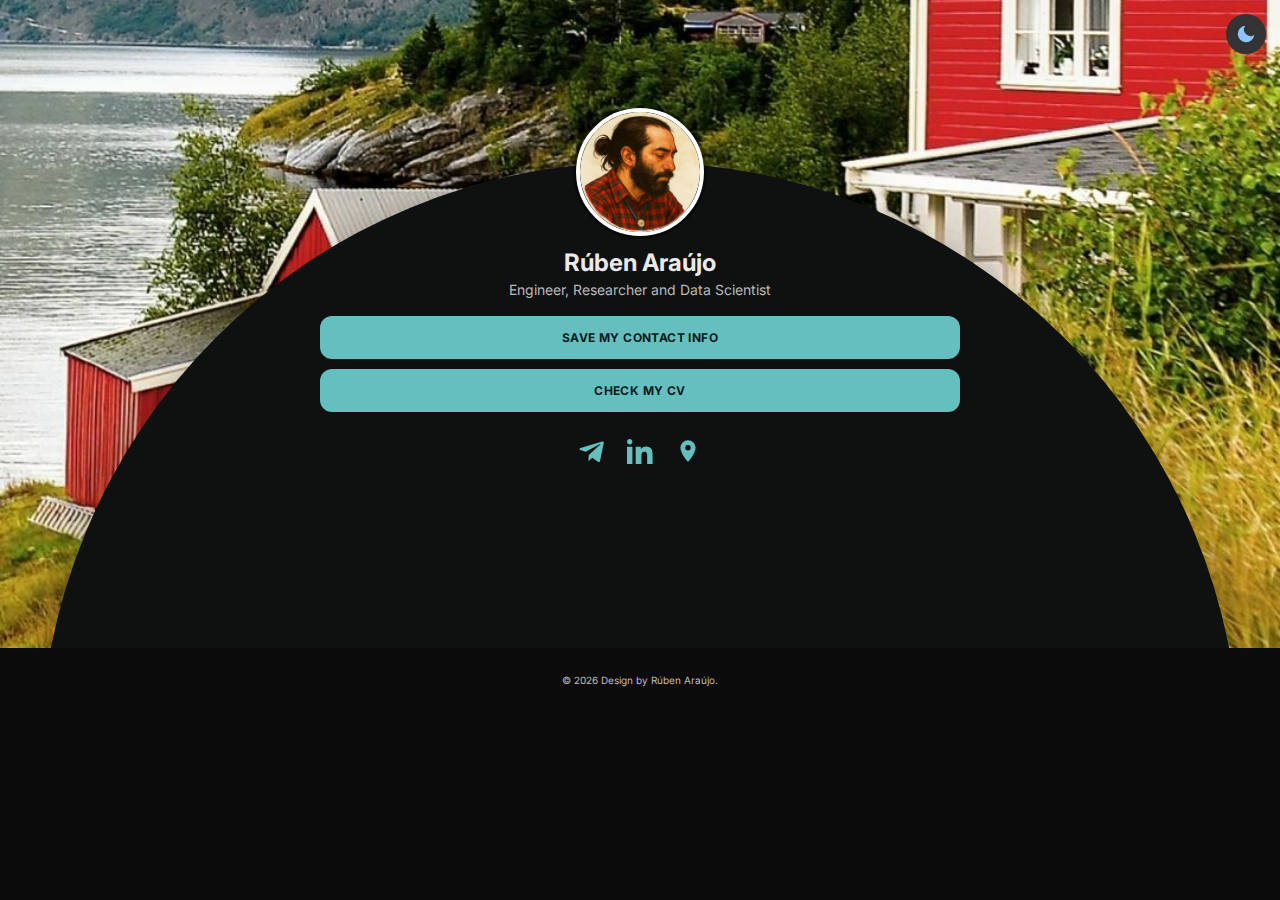
<file: bio/index.html>
<!doctype html>
<html lang="en" data-theme="dark">
<head>
  <meta charset="utf-8" />
  <meta name="viewport" content="width=device-width,initial-scale=1,viewport-fit=cover" />
  <title>Rúben Araújo — Contact</title>
  <link rel="preconnect" href="https://fonts.googleapis.com">
  <link href="https://fonts.googleapis.com/css2?family=Inter:wght@400;600;700&display=swap" rel="stylesheet">
  <link rel="stylesheet" href="css/styles.css" />
</head>
<body>

  <!-- Theme toggle -->
  <button class="theme-toggle" aria-label="Toggle theme" title="Toggle theme">
    <svg viewBox="0 0 24 24" class="toggle-icon"></svg>
  </button>

  <!-- Adjust vertical framing via --bg-pos-y -->
  <header class="hero" style="--bg-pos-y: 80%; --bg-offset-y: -220px;">
    <div class="circle-sheet"></div>

    <section class="content">
      <img class="avatar" src="images/profile3.png" alt="Rúben Araújo" />
      <h1>Rúben Araújo</h1>
      <p class="tagline">Engineer, Researcher and Data Scientist</p>

      <div class="actions">
        <a class="btn filled" href="ruben-araujo.vcf">Save my contact info</a>
        <a class="btn filled" href="https://rubenaraujo.org/cv" target="_blank" rel="noopener">Check my CV</a>
      </div>

      <nav class="quick-links">
        <a aria-label="Telegram" href="https://t.me/Ruben_Araujo" target="_blank" rel="noopener">
          <svg viewBox="0 0 24 24" class="icon"><path d="M9.036 15.803l-.376 5.296c.54 0 .773-.232 1.052-.509l2.526-2.418 5.235 3.834c.96.531 1.645.252 1.905-.889l3.453-16.187h.001c.307-1.431-.518-1.988-1.449-1.64L1.49 9.335C.096 9.882.105 10.67 1.24 11.02l5.033 1.57L18.9 5.73c.608-.369 1.164-.165.707.204"/></svg>
        </a>
        <a aria-label="LinkedIn" href="https://www.linkedin.com/in/rubenadaraujo" target="_blank" rel="noopener">
          <svg viewBox="0 0 24 24" class="icon"><path d="M4.98 3.5C4.98 4.88 3.86 6 2.5 6S0 4.88 0 3.5 1.12 1 2.5 1 4.98 2.12 4.98 3.5zM0 8h5v16H0zM8 8h4.8v2.2h.07c.67-1.2 2.3-2.46 4.73-2.46 5.06 0 6 3.33 6 7.66V24h-5v-7.33c0-1.75-.03-4-2.44-4-2.45 0-2.82 1.9-2.82 3.87V24H8z"/></svg>
        </a>
        <a aria-label="Google Maps" href="https://maps.app.goo.gl/iWmSUBezavf8kK4k8" target="_blank" rel="noopener">
          <svg viewBox="0 0 24 24" class="icon"><path d="M12 2a7 7 0 00-7 7c0 5.25 7 13 7 13s7-7.75 7-13a7 7 0 00-7-7zm0 9.5a2.5 2.5 0 110-5 2.5 2.5 0 010 5z"/></svg>
        </a>
      </nav>
    </section>
  </header>

  <footer class="footer">
    <small>© <span id="year"></span> Design by Rúben Araújo.</small>
  </footer>


    <script>
    const sun = `<path d="M12 4.5a1 1 0 0 1 1 1V7a1 1 0 1 1-2 0V5.5a1 1 0 0 1 1-1zm0 12a4.5 4.5 0 1 0 0-9 4.5 4.5 0 0 0 0 9zM4.5 11a1 1 0 0 1 1-1H7a1 1 0 1 1 0 2H5.5a1 1 0 0 1-1-1zm12.5 0a1 1 0 0 1 1-1h1.5a1 1 0 1 1 0 2H18a1 1 0 0 1-1-1zM6.1 6.1a1 1 0 0 1 1.4 0l1.1 1.1a1 1 0 1 1-1.4 1.4L6.1 7.5a1 1 0 0 1 0-1.4zm9.3 9.3a1 1 0 0 1 1.4 0l1.1 1.1a1 1 0 1 1-1.4 1.4l-1.1-1.1a1 1 0 0 1 0-1.4zm0-7.9 1.1-1.1a1 1 0 1 1 1.4 1.4l-1.1 1.1a1 1 0 0 1-1.4-1.4zm-9.3 9.3 1.1-1.1a1 1 0 1 1 1.4 1.4l-1.1 1.1a1 1 0 1 1-1.4-1.4z"/>`;
    const moon = `<path d="M21 12.79A9 9 0 1 1 11.21 3 7 7 0 0 0 21 12.79z"/>`;
    const icon = document.querySelector('.toggle-icon');

    function setIcon(theme){ icon.innerHTML = theme === 'light' ? sun : moon; }

    document.getElementById('year').textContent = new Date().getFullYear();

    const saved = localStorage.getItem('theme');
    const html = document.documentElement;
    if (saved) html.setAttribute('data-theme', saved);
    setIcon(html.getAttribute('data-theme') || 'dark');

    document.querySelector('.theme-toggle').addEventListener('click', () => {
        const next = html.getAttribute('data-theme') === 'dark' ? 'light' : 'dark';
        html.setAttribute('data-theme', next);
        localStorage.setItem('theme', next);
        setIcon(next);
    });
    </script>

</body>
</html>
</file>
<file: bio/css/styles.css>
:root{
  --bg:#0b0b0b;
  --text:#eaeaea;
  --muted:#b9b9b9;
  --accent:#66BFBF;
  --sheet:#0f1111;
  --sheet-text:#eaeaea;
  --btn-text:#061a1a;
  --toggle-bg:#333;             /* dark gray circle */
  --toggle-icon-fill:#8ec5ff;   /* pale gradient blue for moon */
}
html[data-theme="light"]{
  --bg:#0b0b0b;
  --text:#eaeaea;
  --muted:#344;
  --accent:#66BFBF;
  --sheet:#f2f6f6;
  --sheet-text:#111;
  --btn-text:#061a1a;
  --toggle-bg:#333;             /* same dark gray as dark theme */
  --toggle-icon-fill:#ffd166;   /* sun yellow */
}

*{box-sizing:border-box}
html,body{margin:0;padding:0;font-family:Inter,system-ui,-apple-system,Segoe UI,Roboto,Ubuntu,Cantarell,'Helvetica Neue',Arial,'Noto Sans',sans-serif;background:var(--bg);color:var(--text)}
img{max-width:100%;display:block}

/* Toggle */
.theme-toggle{
  position:fixed; right:14px; top:14px; z-index:5;
  width:40px; height:40px; border-radius:999px; border:none;
  background:var(--toggle-bg); backdrop-filter:blur(6px);
  display:grid; place-items:center;
}

.toggle-icon{width:22px;height:22px;fill:var(--toggle-icon-fill);transition:fill .2s,background .2s}

/* Background control with --bg-pos-y */
.hero{
  position:relative; min-height:72vh; overflow:hidden;
  /* base position + extra pixel offset */
  background:
    url('../images/background1.jpg')
    center calc(var(--bg-pos-y, 50%) + var(--bg-offset-y, 0px))
    / cover no-repeat;
  display:flex; align-items:flex-start; justify-content:center; padding-top:12vh;
}


.circle-sheet{
  position:absolute; z-index:0; left:50%; top:18vh; transform:translateX(-50%);
  width:1200px; height:1200px; border-radius:50%;
  background:var(--sheet); box-shadow:0 24px 60px rgba(0,0,0,.45);
}

.content{position:relative; z-index:1; width:min(640px,92vw); text-align:center; color:var(--sheet-text)}

.avatar{
  width:128px; height:128px; border-radius:50%; object-fit:cover; margin:0 auto 12px;
  border:4px solid #fff; outline:3px solid rgba(0,0,0,.35);
}

h1{font-size:24px; margin:8px 0 4px; font-weight:700}
.tagline{margin:0 0 18px; font-size:14px; color:var(--muted)}

.actions{display:grid; gap:10px; margin:18px 0 14px}
.btn{
  display:block; text-decoration:none; text-transform:uppercase;
  letter-spacing:.4px; font-weight:700; font-size:12px;
  padding:14px 16px; border-radius:12px; text-align:center;
  background:var(--accent); color:var(--btn-text); border:none;
}

/* Icons: black in light, accent-green in dark */
.quick-links{display:flex; justify-content:center; align-items:center; gap:22px; padding:12px 0 4px}
.icon{width:26px; height:26px}
html[data-theme="light"] .icon{fill:#000}
html[data-theme="dark"] .icon{fill:var(--accent)}

.footer{text-align:center; color:#bdbdbd; font-size:12px; padding:24px 0 32px}

@media (max-width:420px){
  .circle-sheet{ top:16vh; width:1000px; height:1000px }
}
</file>
